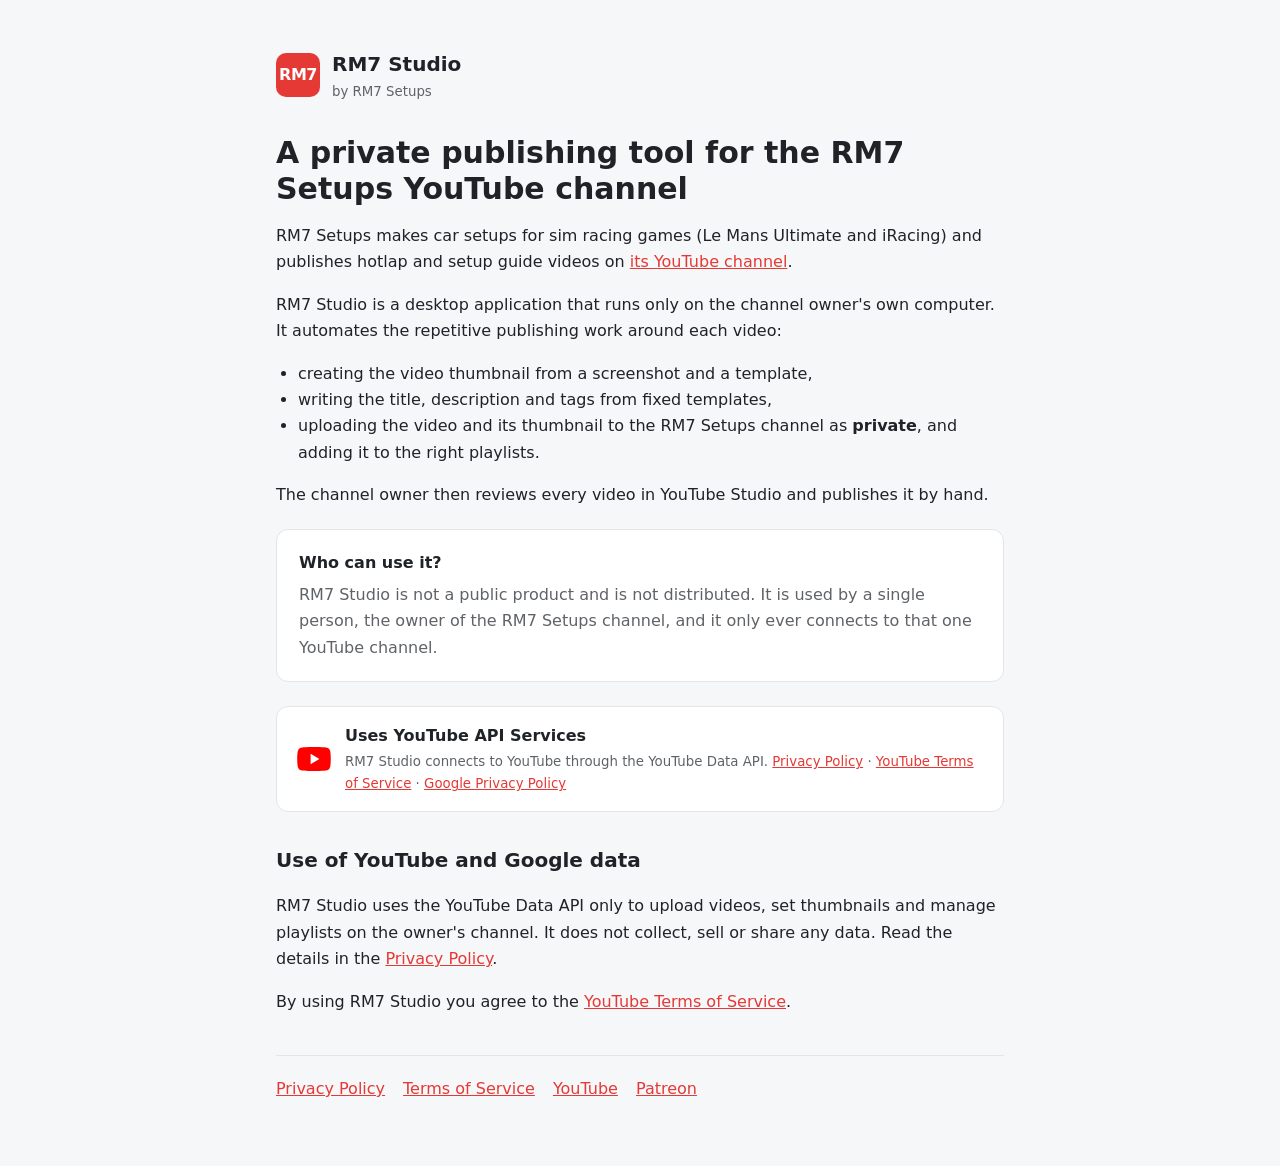
<file: index.html>
<!doctype html>
<html lang="en">
<head>
<meta charset="utf-8">
<meta name="viewport" content="width=device-width, initial-scale=1">
<title>RM7 Studio</title>
<meta name="description" content="RM7 Studio is the private desktop tool RM7 Setups uses to prepare and upload its own YouTube videos.">
<link rel="stylesheet" href="style.css">
</head>
<body>
<main>
  <header><div class="mark">RM7</div><div><b>RM7 Studio</b><small>by RM7 Setups</small></div></header>

  <h1>A private publishing tool for the RM7 Setups YouTube channel</h1>
  <p>RM7 Setups makes car setups for sim racing games (Le Mans Ultimate and iRacing) and publishes hotlap and setup guide videos on
    <a href="https://www.youtube.com/@RM7Setups">its YouTube channel</a>.</p>
  <p>RM7 Studio is a desktop application that runs only on the channel owner's own computer. It automates the repetitive publishing work around each video:</p>
  <ul>
    <li>creating the video thumbnail from a screenshot and a template,</li>
    <li>writing the title, description and tags from fixed templates,</li>
    <li>uploading the video and its thumbnail to the RM7 Setups channel as <b>private</b>, and adding it to the right playlists.</li>
  </ul>
  <p>The channel owner then reviews every video in YouTube Studio and publishes it by hand.</p>

  <div class="card">
    <b>Who can use it?</b>
    <p class="muted" style="margin:6px 0 0">RM7 Studio is not a public product and is not distributed. It is used by a single person, the owner of the RM7 Setups channel,
      and it only ever connects to that one YouTube channel.</p>
  </div>

  <div class="yt">
    <svg viewBox="0 0 28 20" width="34" height="24" aria-hidden="true"><path fill="#FF0000" d="M27.4 3.1A3.5 3.5 0 0 0 25 .6C22.8 0 14 0 14 0S5.2 0 3 .6A3.5 3.5 0 0 0 .6 3.1C0 5.3 0 10 0 10s0 4.7.6 6.9A3.5 3.5 0 0 0 3 19.4c2.2.6 11 .6 11 .6s8.8 0 11-.6a3.5 3.5 0 0 0 2.4-2.5c.6-2.2.6-6.9.6-6.9s0-4.7-.6-6.9z"/><path fill="#fff" d="M11.2 14.3 18.5 10l-7.3-4.3z"/></svg>
    <div><b>Uses YouTube API Services</b><small>RM7 Studio connects to YouTube through the YouTube Data API.
      <a href="privacy.html">Privacy Policy</a> · <a href="https://www.youtube.com/t/terms">YouTube Terms of Service</a> · <a href="https://policies.google.com/privacy">Google Privacy Policy</a></small></div>
  </div>

  <h2>Use of YouTube and Google data</h2>
  <p>RM7 Studio uses the YouTube Data API only to upload videos, set thumbnails and manage playlists on the owner's channel.
    It does not collect, sell or share any data. Read the details in the <a href="privacy.html">Privacy Policy</a>.</p>
  <p>By using RM7 Studio you agree to the <a href="https://www.youtube.com/t/terms">YouTube Terms of Service</a>.</p>

  <nav>
    <a href="privacy.html">Privacy Policy</a>
    <a href="terms.html">Terms of Service</a>
    <a href="https://www.youtube.com/@RM7Setups">YouTube</a>
    <a href="https://www.patreon.com/cw/RM7_Setups">Patreon</a>
  </nav>
</main>
</body>
</html>
</file>
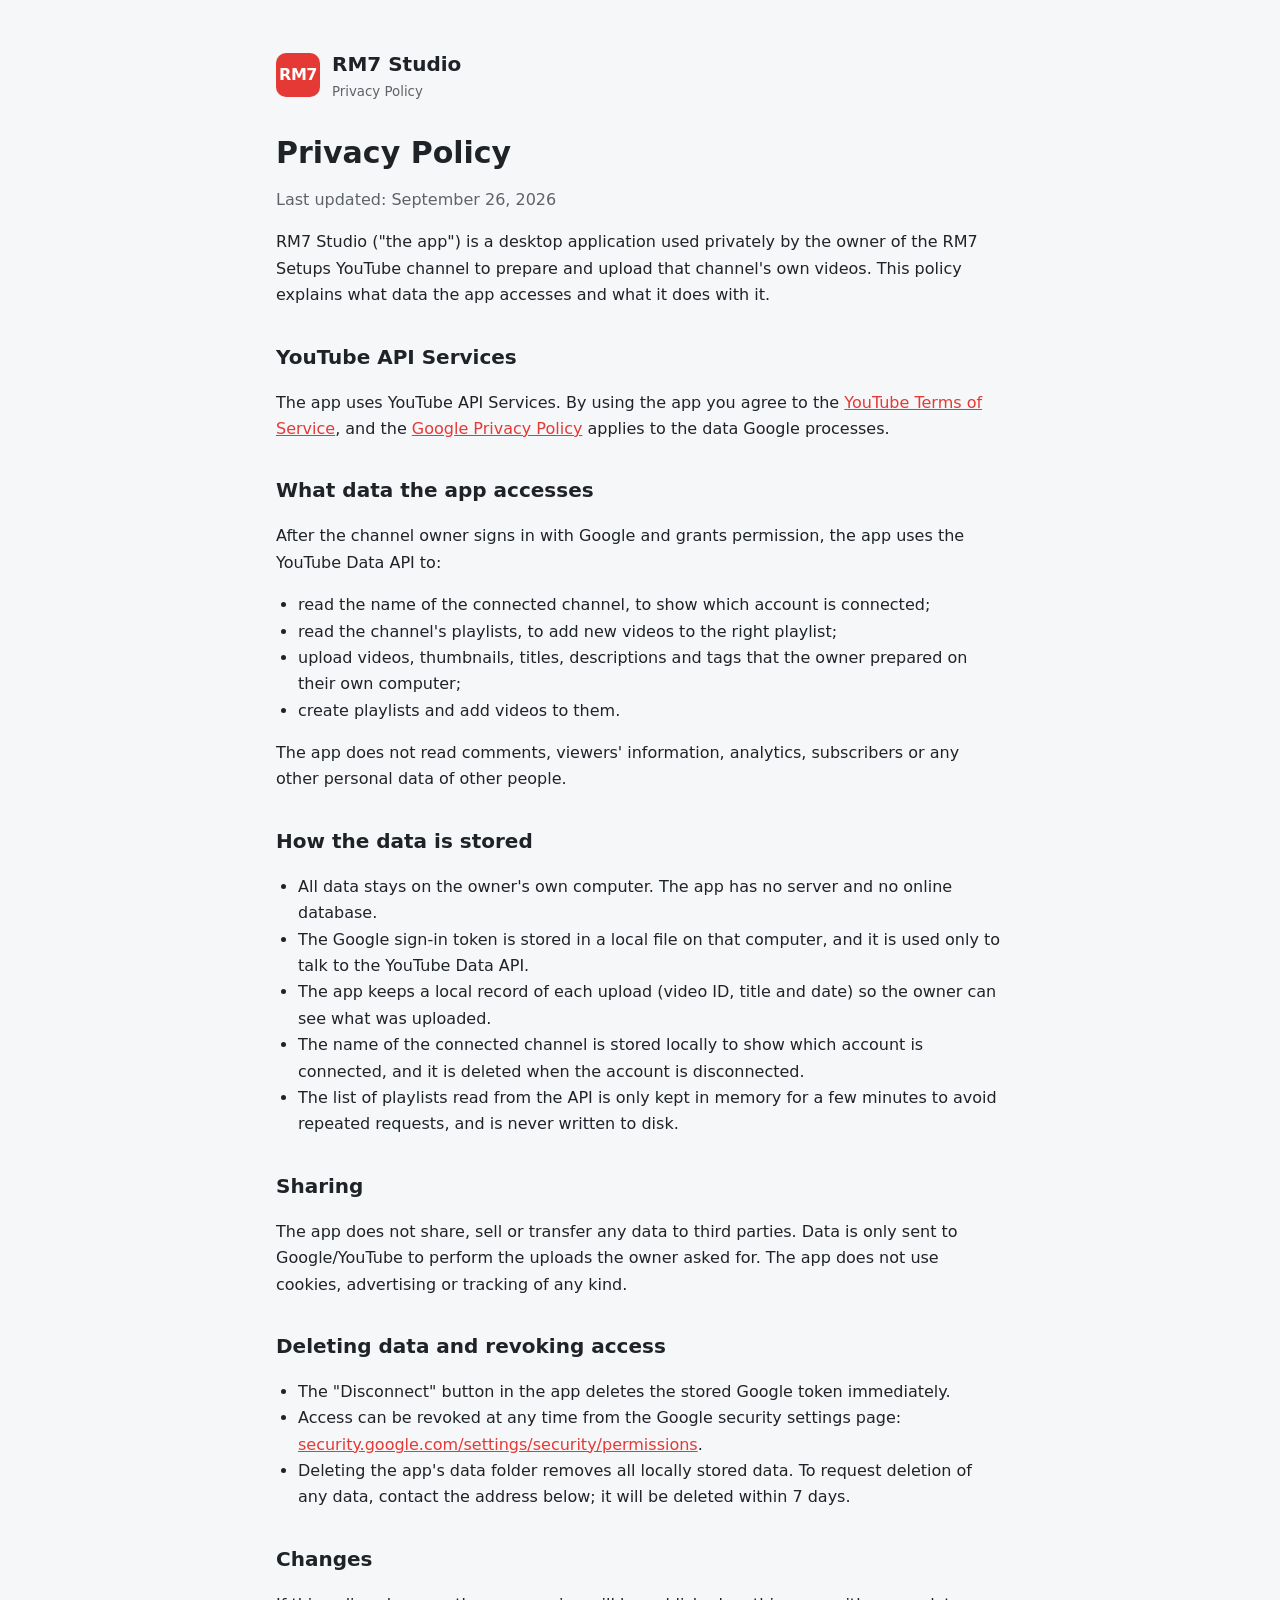
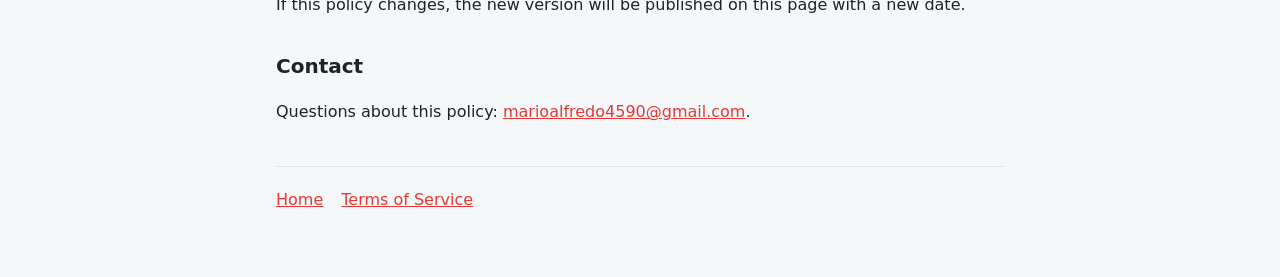
<file: privacy.html>
<!doctype html>
<html lang="en">
<head>
<meta charset="utf-8">
<meta name="viewport" content="width=device-width, initial-scale=1">
<title>RM7 Studio Privacy Policy</title>
<link rel="stylesheet" href="style.css">
</head>
<body>
<main>
  <header><div class="mark">RM7</div><div><b>RM7 Studio</b><small>Privacy Policy</small></div></header>

  <h1>Privacy Policy</h1>
  <p class="muted">Last updated: September 26, 2026</p>

  <p>RM7 Studio ("the app") is a desktop application used privately by the owner of the RM7 Setups YouTube channel to prepare and upload
    that channel's own videos. This policy explains what data the app accesses and what it does with it.</p>

  <h2>YouTube API Services</h2>
  <p>The app uses YouTube API Services. By using the app you agree to the
    <a href="https://www.youtube.com/t/terms">YouTube Terms of Service</a>, and the
    <a href="https://policies.google.com/privacy">Google Privacy Policy</a> applies to the data Google processes.</p>

  <h2>What data the app accesses</h2>
  <p>After the channel owner signs in with Google and grants permission, the app uses the YouTube Data API to:</p>
  <ul>
    <li>read the name of the connected channel, to show which account is connected;</li>
    <li>read the channel's playlists, to add new videos to the right playlist;</li>
    <li>upload videos, thumbnails, titles, descriptions and tags that the owner prepared on their own computer;</li>
    <li>create playlists and add videos to them.</li>
  </ul>
  <p>The app does not read comments, viewers' information, analytics, subscribers or any other personal data of other people.</p>

  <h2>How the data is stored</h2>
  <ul>
    <li>All data stays on the owner's own computer. The app has no server and no online database.</li>
    <li>The Google sign-in token is stored in a local file on that computer, and it is used only to talk to the YouTube Data API.</li>
    <li>The app keeps a local record of each upload (video ID, title and date) so the owner can see what was uploaded.</li>
    <li>The name of the connected channel is stored locally to show which account is connected, and it is deleted when the account is disconnected.</li>
    <li>The list of playlists read from the API is only kept in memory for a few minutes to avoid repeated requests, and is never written to disk.</li>
  </ul>

  <h2>Sharing</h2>
  <p>The app does not share, sell or transfer any data to third parties. Data is only sent to Google/YouTube to perform the uploads the owner asked for.
    The app does not use cookies, advertising or tracking of any kind.</p>

  <h2>Deleting data and revoking access</h2>
  <ul>
    <li>The "Disconnect" button in the app deletes the stored Google token immediately.</li>
    <li>Access can be revoked at any time from the Google security settings page:
      <a href="https://security.google.com/settings/security/permissions">security.google.com/settings/security/permissions</a>.</li>
    <li>Deleting the app's data folder removes all locally stored data. To request deletion of any data, contact the address below;
      it will be deleted within 7 days.</li>
  </ul>

  <h2>Changes</h2>
  <p>If this policy changes, the new version will be published on this page with a new date.</p>

  <h2>Contact</h2>
  <p>Questions about this policy: <a href="mailto:marioalfredo4590@gmail.com">marioalfredo4590@gmail.com</a>.</p>

  <nav><a href="index.html">Home</a><a href="terms.html">Terms of Service</a></nav>
</main>
</body>
</html>
</file>
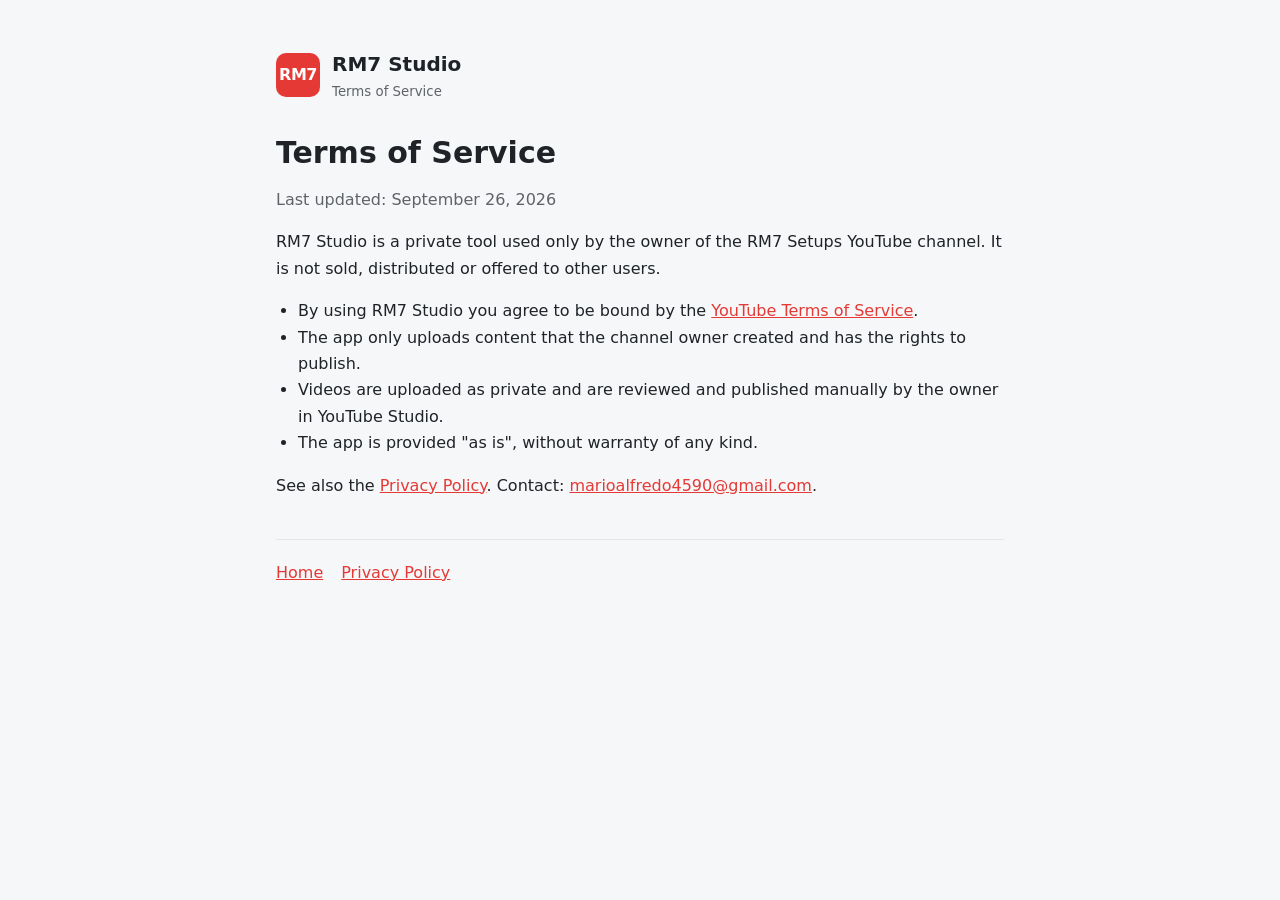
<file: terms.html>
<!doctype html>
<html lang="en">
<head>
<meta charset="utf-8">
<meta name="viewport" content="width=device-width, initial-scale=1">
<title>RM7 Studio Terms</title>
<link rel="stylesheet" href="style.css">
</head>
<body>
<main>
  <header><div class="mark">RM7</div><div><b>RM7 Studio</b><small>Terms of Service</small></div></header>

  <h1>Terms of Service</h1>
  <p class="muted">Last updated: September 26, 2026</p>

  <p>RM7 Studio is a private tool used only by the owner of the RM7 Setups YouTube channel. It is not sold, distributed or offered to other users.</p>
  <ul>
    <li>By using RM7 Studio you agree to be bound by the <a href="https://www.youtube.com/t/terms">YouTube Terms of Service</a>.</li>
    <li>The app only uploads content that the channel owner created and has the rights to publish.</li>
    <li>Videos are uploaded as private and are reviewed and published manually by the owner in YouTube Studio.</li>
    <li>The app is provided "as is", without warranty of any kind.</li>
  </ul>
  <p>See also the <a href="privacy.html">Privacy Policy</a>.
    Contact: <a href="mailto:marioalfredo4590@gmail.com">marioalfredo4590@gmail.com</a>.</p>

  <nav><a href="index.html">Home</a><a href="privacy.html">Privacy Policy</a></nav>
</main>
</body>
</html>
</file>
<file: style.css>
:root { --bg: #0f1115; --card: #171a21; --text: #e8eaed; --muted: #9aa0a6; --accent: #e53935; --line: #262a33; }
@media (prefers-color-scheme: light) { :root { --bg: #f6f7f9; --card: #fff; --text: #1f2328; --muted: #5f6368; --line: #e3e5e8; } }
* { box-sizing: border-box; }
body { margin: 0; background: var(--bg); color: var(--text); font: 16px/1.65 system-ui, -apple-system, "Segoe UI", Roboto, Arial, sans-serif; }
main { max-width: 760px; margin: 0 auto; padding: 48px 16px 64px; }
header { display: flex; align-items: center; gap: 12px; margin-bottom: 32px; }
.mark { width: 44px; height: 44px; border-radius: 10px; background: var(--accent); color: #fff; display: grid; place-items: center; font-weight: 800; letter-spacing: -0.5px; }
header b { font-size: 20px; } header small { display: block; color: var(--muted); }
h1 { font-size: 30px; line-height: 1.2; margin: 0 0 12px; } h2 { font-size: 20px; margin: 32px 0 8px; }
p, li { color: var(--text); } .muted { color: var(--muted); }
a { color: var(--accent); } nav { display: flex; gap: 18px; flex-wrap: wrap; margin-top: 40px; padding-top: 20px; border-top: 1px solid var(--line); }
.card { background: var(--card); border: 1px solid var(--line); border-radius: 12px; padding: 20px 22px; margin: 20px 0; }
ul { padding-left: 22px; }
.yt { display: flex; gap: 14px; align-items: center; background: var(--card); border: 1px solid var(--line); border-radius: 12px; padding: 16px 20px; margin: 24px 0; }
.yt svg { flex: none; } .yt small { display: block; color: var(--muted); margin-top: 2px; }
</file>
